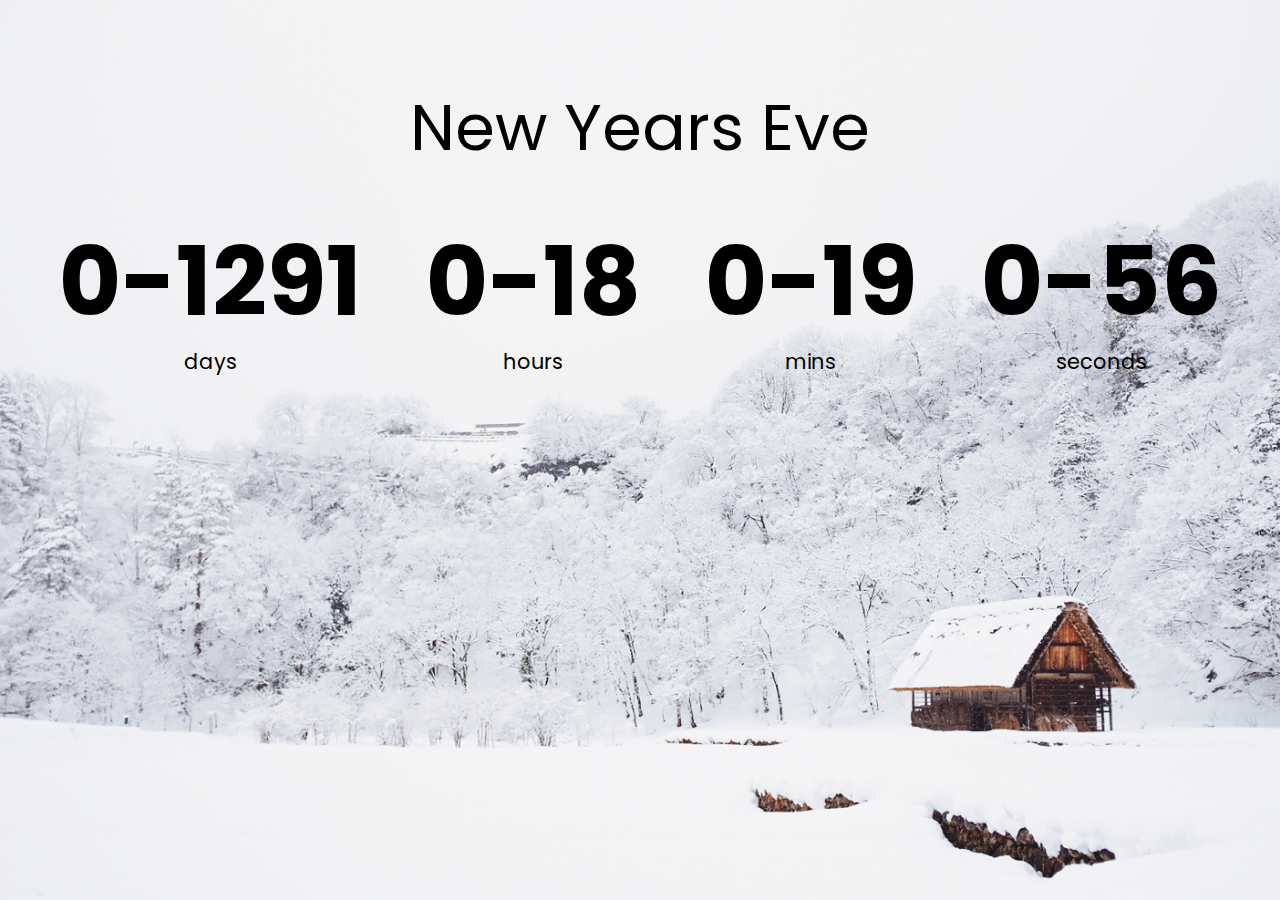
<file: countdown-timer/index.html>
<!DOCTYPE html>
<html lang="en">
<head>
    <meta charset="UTF-8">
    <meta http-equiv="X-UA-Compatible" content="IE=edge">
    <meta name="viewport" content="width=device-width, initial-scale=1.0">
    <title>Countdown Timer</title>
    <link rel="stylesheet" href="style.css">
</head>
<body>
    <h1>New Years Eve</h1>

    <div class="countdown-container">
        <div class="countdown-el days-c">
            <p class="big-text" id="days">0</p>
            <span>days</span>
        </div>
        <div class="countdown-el hours-c">
            <p class="big-text" id="hours">0</p>
            <span>hours</span>
        </div>
        <div class="countdown-el mins-c">
            <p class="big-text" id="mins">0</p>
            <span>mins</span>
        </div>
        <div class="countdown-el seconds-c">
            <p class="big-text" id="seconds">0</p>
            <span>seconds</span>
        </div>
    </div>
    <script src="script.js"></script>

</body>
</html>
</file>
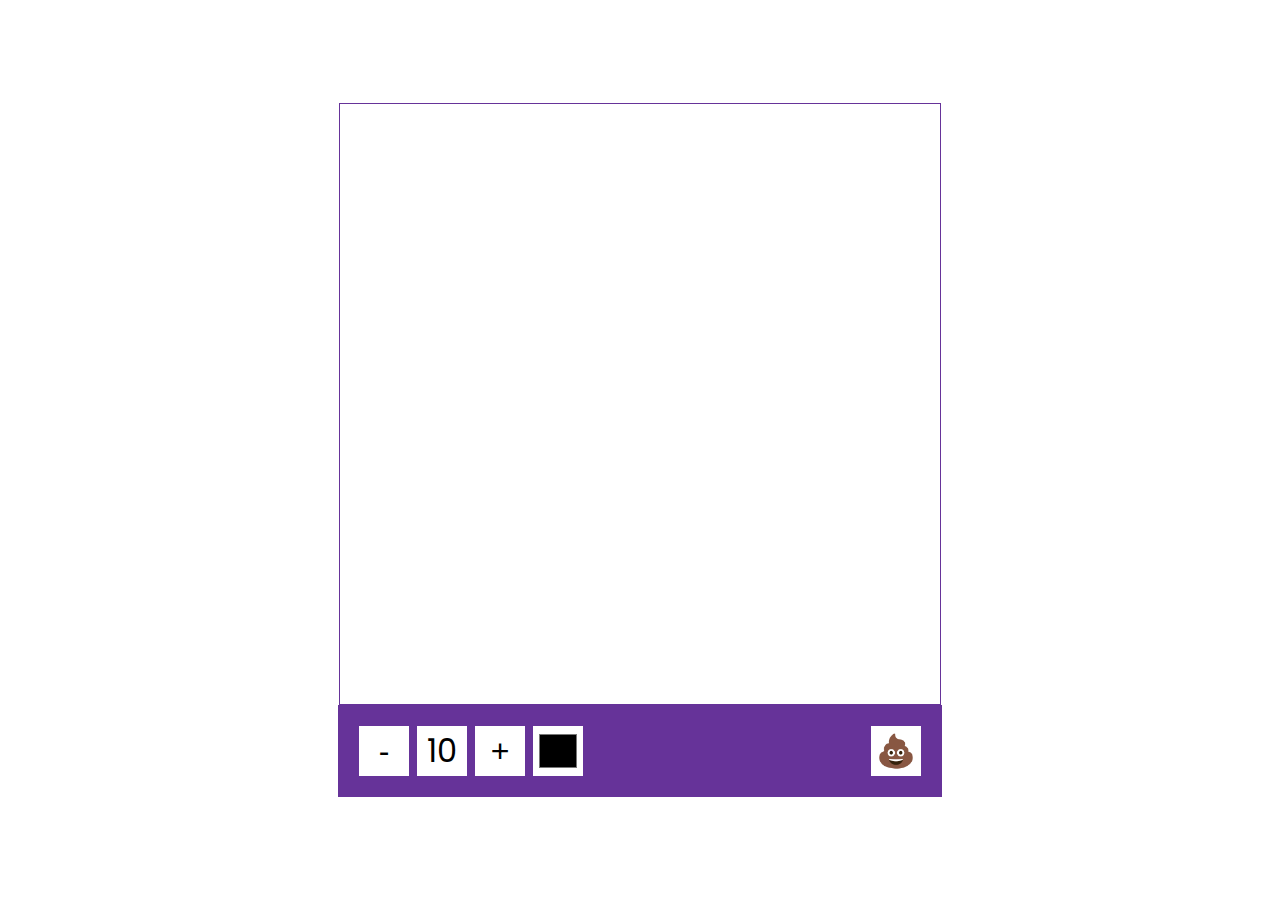
<file: drawing-app/index.html>
<!DOCTYPE html>
<html lang="en">
<head>
    <meta charset="UTF-8">
    <meta http-equiv="X-UA-Compatible" content="IE=edge">
    <meta name="viewport" content="width=device-width, initial-scale=1.0">
    <title>Drawing App</title>
    <link rel="stylesheet" href="style.css">
</head>
<body>
    <canvas id="canvas" width="600" height="600"></canvas>
    <div class="toolbox">
        <button id="decrease">-</button>
        <span id="size">10</span>
        <button id="increase">+</button>
        <input type="color" id="color">
        <button id="clear">💩</button>
    </div>
</body>
<script src="script.js" defer></script>

</html>
</file>
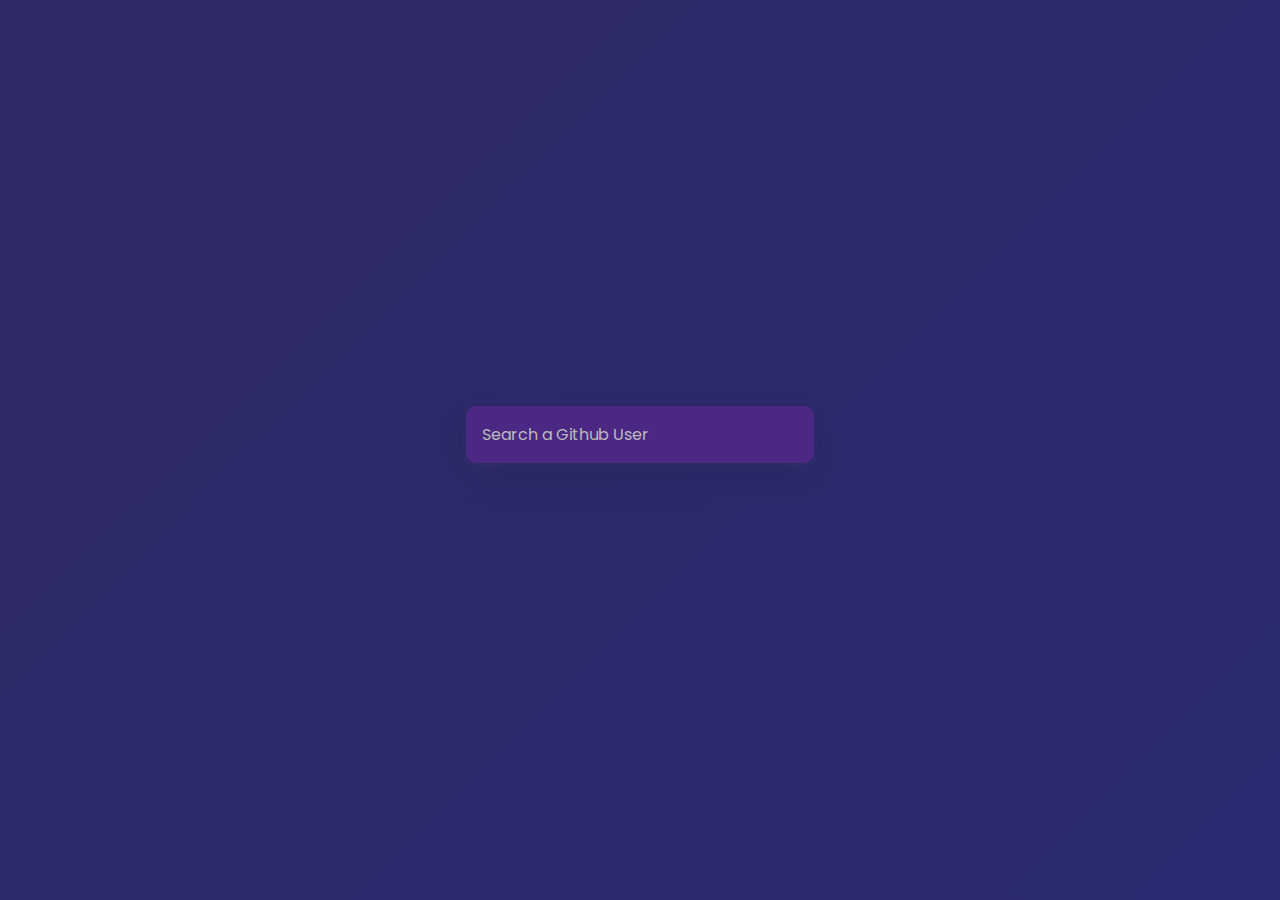
<file: github-profile/index.html>
<!DOCTYPE html>
<html lang="en">
<head>
    <meta charset="UTF-8">
    <meta http-equiv="X-UA-Compatible" content="IE=edge">
    <meta name="viewport" content="width=device-width, initial-scale=1.0">
    <title>Github Profiles</title>
    <link rel="stylesheet" href="style.css">
</head>
<body>
    <form action="" id="form">
        <input type="text" id="search" placeholder="Search a Github User">
    </form>
    <main id="main"></main>
</body>
<script src="script.js"></script>

</html>
</file>
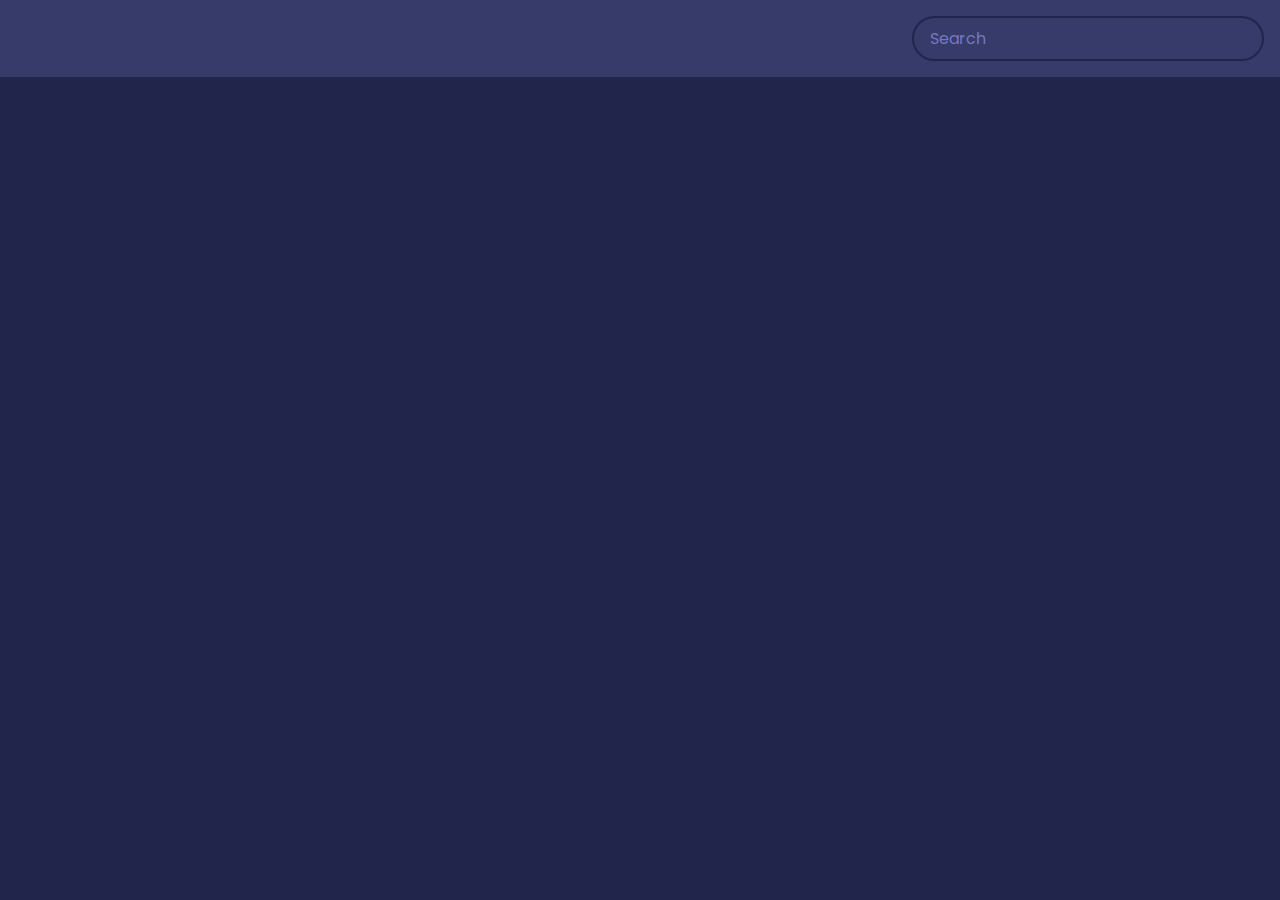
<file: movie-app/index.html>
<!DOCTYPE html>
<html lang="en">
<head>
    <meta charset="UTF-8">
    <meta http-equiv="X-UA-Compatible" content="IE=edge">
    <meta name="viewport" content="width=device-width, initial-scale=1.0">
    <title>Movie App</title>
    <link rel="stylesheet" href="style.css">
</head>
<body>
    <header>
        <form id="form">
            <input type="text" id="search" placeholder="Search" class="search">
        </form>
    </header>
    <main>

    </main>
</body>
<script src="script.js"></script>
</html>
</file>
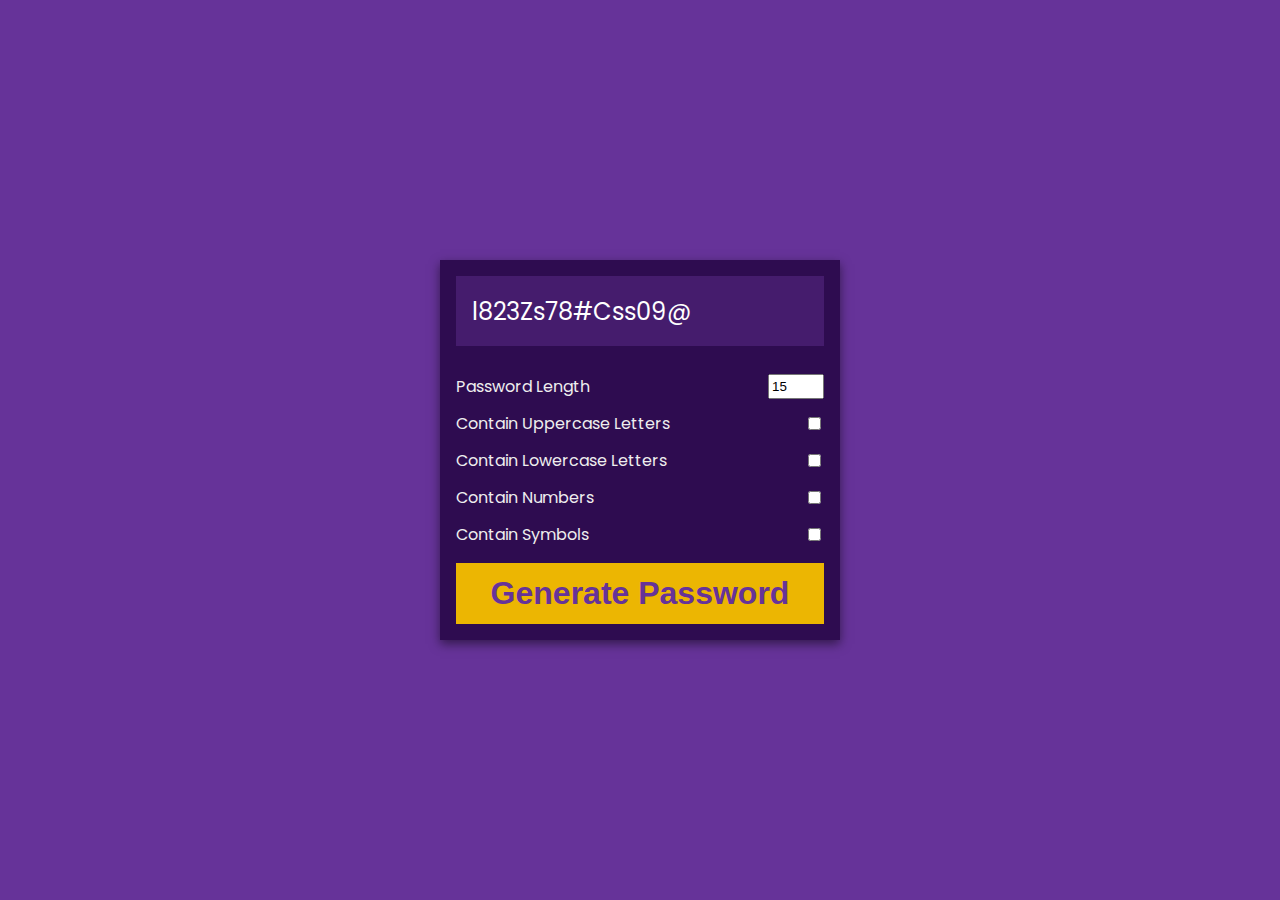
<file: password-generator/index.html>
<!DOCTYPE html>
<html lang="en">
    <head>
        <meta charset="UTF-8" />
        <meta name="viewport" content="width=device-width, initial-scale=1.0" />
        <title>Password Generator</title>
        <link rel="stylesheet" href="style.css" />
        <script src="script.js" defer></script>
    </head>
    <body>
        <div class="pw-container">
            <div class="pw-header">
                <div class="pw">
                    <span id="pw">l823Zs78#Css09@</span>
                    <button id="copy">Copy</button>
                </div>
            </div>
            <div class="pw-body">
                <div class="form-control">
                    <label for="len">Password Length</label>
                    <input id="len" value="15" type="number" min="2" max="30" />
                </div>
                <div class="form-control">
                    <label for="upper">Contain Uppercase Letters</label>
                    <input id="upper" type="checkbox" />
                </div>
                <div class="form-control">
                    <label for="lower">Contain Lowercase Letters</label>
                    <input id="lower" type="checkbox" />
                </div>
                <div class="form-control">
                    <label for="number">Contain Numbers</label>
                    <input id="number" type="checkbox" />
                </div>
                <div class="form-control">
                    <label for="symbol">Contain Symbols</label>
                    <input id="symbol" type="checkbox" />
                </div>
                <button class="generate" id="generate">
                    Generate Password
                </button>
            </div>
        </div>
    </body>
</html>
</file>
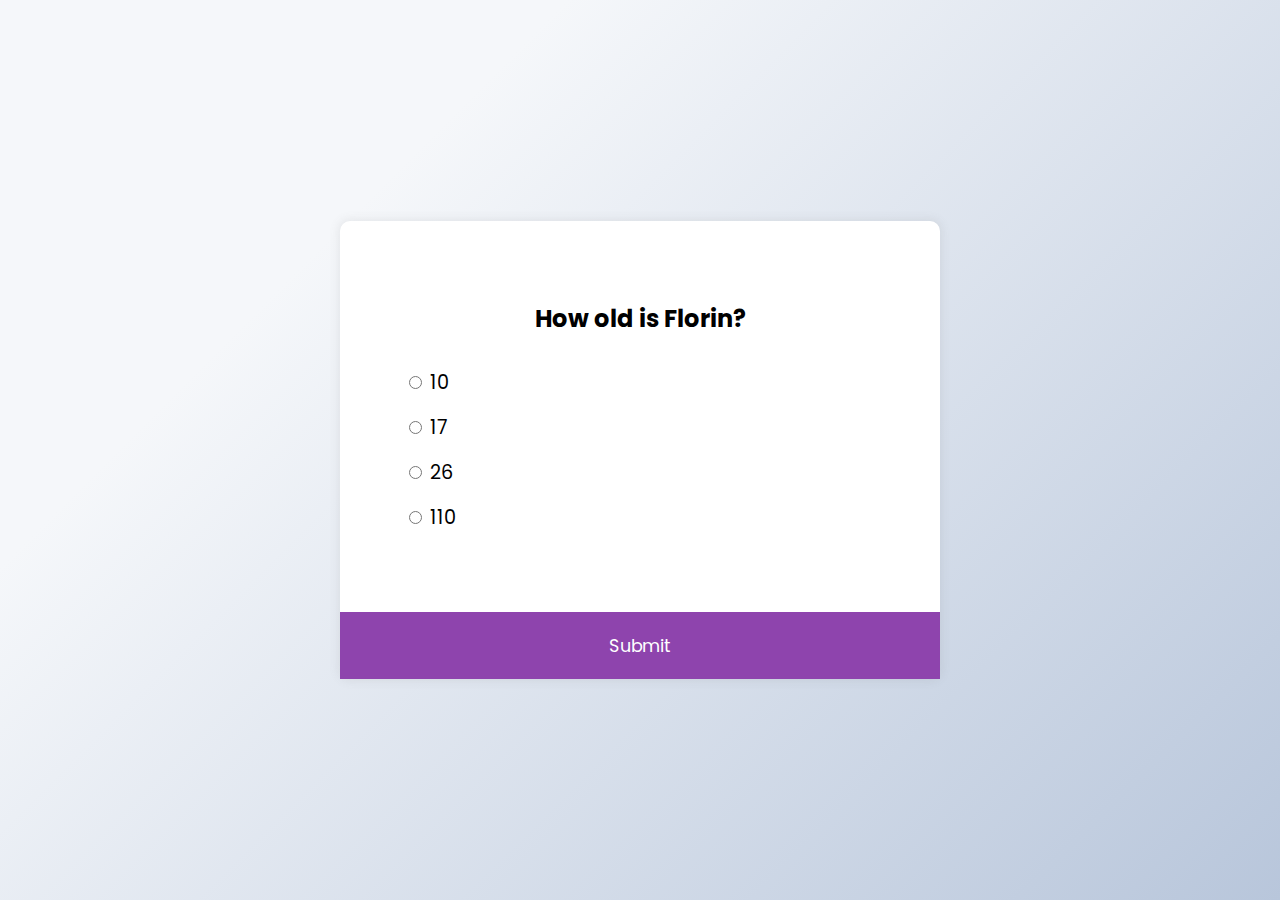
<file: quiz-app/index.html>
<!DOCTYPE html>
<html lang="en">
<head>
    <meta charset="UTF-8">
    <meta http-equiv="X-UA-Compatible" content="IE=edge">
    <meta name="viewport" content="width=device-width, initial-scale=1.0">
    <title>Document</title>
    <link rel="stylesheet" href="style.css">
</head>
<body>
    <div class="quiz-container" id="quiz">
        <div class="quiz-header">
            <h2 id="question">Question text</h2>
            <ul>
    
                <li>
                    <input type="radio" id="a" name="answer" class="answer">
                    <label for="a" id="a_text">Question</label>
                </li>
    
                <li>
                    <input type="radio" id="b" name="answer" class="answer">
                    <label for="b" id="b_text">Question</label>
                </li>
    
                <li>
                    <input type="radio" id="c" name="answer" class="answer">
                    <label for="c" id="c_text">Question</label>
                </li>
    
                <li>
                    <input type="radio" id="d" name="answer" class="answer">
                    <label for="d" id="d_text">Question</label>
                </li>
    
            </ul>
        </div>
        <button id="submit">Submit</button>
    </div>
    <script src="script.js"></script>

</body>
</html>
</file>
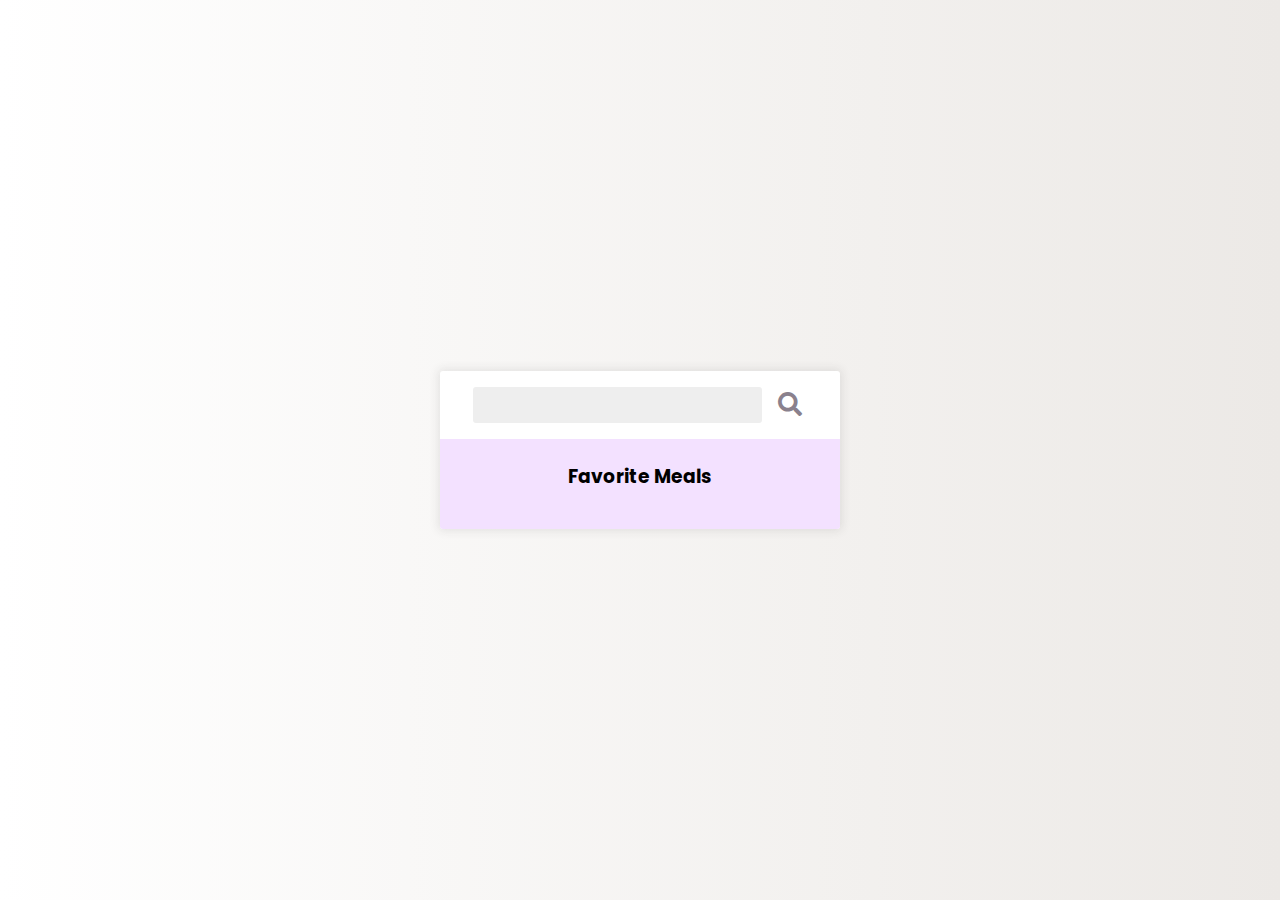
<file: recipe-app/index.html>
<!DOCTYPE html>
<html lang="en">
    <head>
        <meta charset="UTF-8" />
        <meta name="viewport" content="width=device-width, initial-scale=1.0" />
        <title>Recipes App</title>
        <link
            rel="stylesheet"
            href="https://cdnjs.cloudflare.com/ajax/libs/font-awesome/5.14.0/css/all.min.css"
        />
        <link rel="stylesheet" href="style.css" />
        <script src="script.js" defer></script>
    </head>
    <body>
        <div class="mobile-container">
            <header>
                <input type="text" id="search-term" />
                <button id="search"><i class="fas fa-search"></i></button>
            </header>
            <div class="fav-container">
                <h3>Favorite Meals</h3>
                <ul class="fav-meals" id="fav-meals"></ul>
            </div>
            <div class="meals" id="meals"></div>
        </div>

        <div class="popup-container hidden" id="meal-popup">
            <div class="popup">
                <button id="close-popup" class="close-popup">
                    <i class="fas fa-times"></i>
                </button>
                <div class="meal-info" id="meal-info"></div>
            </div>
        </div>
    </body>
</html>
</file>
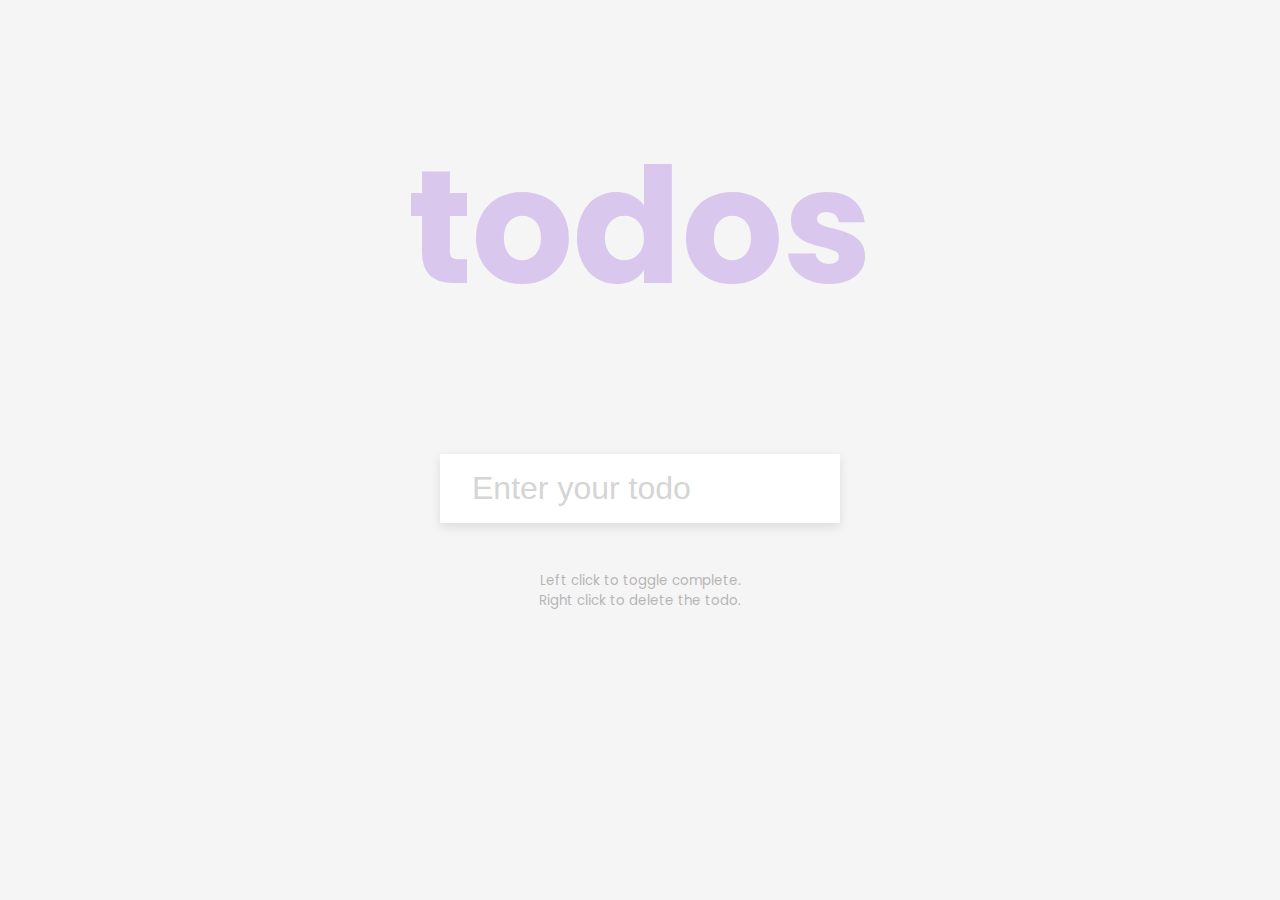
<file: todo-app/index.html>
<!DOCTYPE html>
<html lang="en">
<head>
    <meta charset="UTF-8">
    <meta http-equiv="X-UA-Compatible" content="IE=edge">
    <meta name="viewport" content="width=device-width, initial-scale=1.0">
    <title>Todo App</title>
    <link rel="stylesheet" href="style.css">
</head>
<body>
    <h1>todos</h1>
    <form action="" id="form">
        <input type="text" id="input" class="input" placeholder="Enter your todo" autocomplete="off">
        <ul class="todos" id="todos">
        </ul>
    </form>
    
    <small>Left click to toggle complete. <br />Right click to delete the
        todo.</small>
</body>
    <script src="script.js"></script>
</html>
</file>
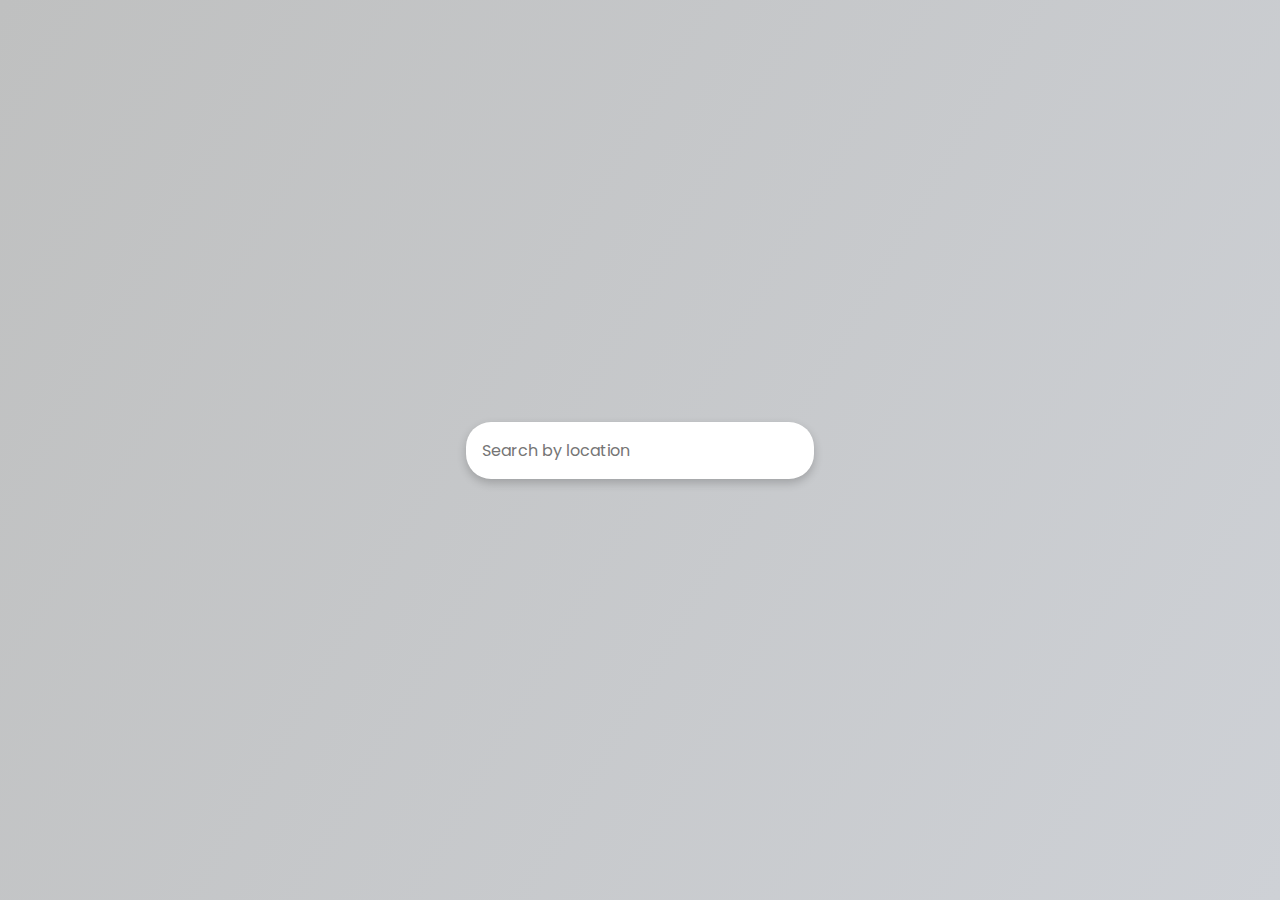
<file: weather-app/index.html>
<!DOCTYPE html>
<html lang="en">
    <head>
        <meta charset="UTF-8" />
        <meta name="viewport" content="width=device-width, initial-scale=1.0" />
        <title>Weather App</title>
        <link rel="stylesheet" href="style.css" />
        <script src="script.js" defer></script>
    </head>
    <body>
        <form id="form">
            <input
                type="text"
                id="search"
                placeholder="Search by location"
                autocomplete="off"
            />
        </form>
        <main id="main"></main>
    </body>
</html>
</file>
<file: countdown-timer/style.css>
@import url('https://fonts.googleapis.com/css2?family=Poppins:wght@200;400;600&display=swap');
*{
    box-sizing: border-box;
}
body{
    background-image: url("./snow.jpg");
    font-family: 'Poppins', sans-serif;
    margin: 0;
    min-height: 100vh;
    background-size: cover;
    background-position: center center;
    display: flex;
    flex-direction: column;
    /* justify-content:  center; */
    align-items: center;
}

h1{
    font-weight: normal;
    font-size: 4rem;
    margin-top: 5rem;
}

.countdown-container{
    display: flex;
    flex-wrap: wrap;
    justify-content:center;
}

.big-text{
    font-weight: bold;
    font-size: 6rem;
    line-height: 1;
    margin: 1rem 2rem;
}

.countdown-el{
    text-align: center;
}

.countdown-el span{
    font-size: 1.3rem;
}
</file>
<file: drawing-app/style.css>
@import url('https://fonts.googleapis.com/css2?family=Poppins:wght@200;400;600&display=swap');
*{
    box-sizing: border-box;
}
body{
    background-color: #fff;
    display: flex;
    flex-direction: column;
    align-items: center;
    justify-content: center;
    font-family: 'Poppins', sans-serif;
    margin: 0;
    min-height: 100vh;
}

canvas{
    border: 1px solid rebeccapurple;
}

.toolbox{
    background-color: rebeccapurple;
    border: 1px solid rebeccapurple;
    width: 604px;
    padding: 1rem;
    display: flex;
}

.toolbox > *{
    background-color: #fff;
    border: none;
    display: inline-flex;
    align-items: center;
    justify-content: center;
    border: none;
    font-size: 2rem;
    padding: 0.25rem;
    margin: 0.25rem;
    width: 50px;
    height: 50px;
}

.toolbox >*:last-child{
    margin-left: auto;
}
</file>
<file: github-profile/style.css>
@import url("https://fonts.googleapis.com/css2?family=Poppins:wght@200;400;600&display=swap");

* {
    box-sizing: border-box;
}

body {
    background-color: #2a2a72;
    background-image: linear-gradient(315deg, #2a2a72 0%, #2e2a68 74%);
    display: flex;
    flex-direction: column;
    align-items: center;
    justify-content: center;
    font-family: "Poppins", sans-serif;
    margin: 0;
    min-height: 100vh;
}

input {
    background-color: #4c2885;
    border-radius: 10px;
    border: none;
    box-shadow: 0 5px 10px rgba(154, 160, 185, 0.05),
        0 15px 40px rgba(0, 0, 0, 0.1);
    color: white;
    font-family: inherit;
    font-size: 1rem;
    padding: 1rem;
    margin-bottom: 2rem;
}

input::placeholder {
    color: #bbb;
}

input:focus {
    outline: none;
}

.card {
    background-color: #4c2885;
    background-image: linear-gradient(315deg, #4c2885 0%, #4c11ac 100%);
    border-radius: 20px;
    box-shadow: 0 5px 10px rgba(154, 160, 185, 0.05),
        0 15px 40px rgba(0, 0, 0, 0.1);
    display: flex;
    padding: 3rem;
    max-width: 800px;
}

.avatar {
    border: 10px solid #2a2a72;
    border-radius: 50%;
    height: 150px;
    width: 150px;
}

.user-info {
    color: #eee;
    margin-left: 2rem;
}

.user-info h2 {
    margin-top: 0;
}

.user-info ul {
    display: flex;
    justify-content: space-between;
    list-style-type: none;
    padding: 0;
    max-width: 400px;
}

.user-info ul li {
    display: flex;
    align-items: center;
}

.user-info ul li strong {
    font-size: 0.9rem;
    margin-left: 0.5rem;
}

.repo {
    background-color: #2a2a72;
    border-radius: 5px;
    display: inline-block;
    color: white;
    font-size: 0.7rem;
    padding: 0.25rem 0.5rem;
    margin-right: 0.5rem;
    margin-bottom: 0.5rem;
    text-decoration: none;
}
</file>
<file: movie-app/style.css>
@import url('https://fonts.googleapis.com/css2?family=Poppins:wght@200;400;600&display=swap');
*{
    box-sizing: border-box;
}
body{
    background-color: #22254b;
    font-family: 'Poppins', sans-serif;
    margin: 0;
}

header{
    background-color: #373b69;
    display: flex;
    justify-content: flex-end;
    padding: 1rem;
}

.search {
    background-color: transparent;
    border: 2px solid #22254b;
    border-radius: 50px;
    color: #fff;
    font-family: inherit;
    font-size: 1rem;
    padding: 0.5rem 1rem;
}

.search::placeholder{
    color: #7378c5;
}

.search:focus{
    background-color: #22254b;
    outline: none;
}

main{
    display: flex;
    flex-wrap: wrap;
    justify-content: center;
}

.movie{
    background-color: #373b69;
    border-radius: 3px;
    box-shadow: 0 4px 5px rgba(0, 0, 0, 0.2);
    overflow: hidden;
    margin: 1rem;
    width: 300px;
    position: relative;
}

.movie img{
    width: 100%;
}

.movie-info{
    color: #eee;
    display: flex;
    justify-content:space-between;
    align-items: center;
    padding: 0.5rem 1rem 1rem;
    letter-spacing: 0.5px;
}

.movie-info h3{
    margin: 0;
}

.movie-info span{
    background-color: #22254b;
    border-radius: 3px;
    font-weight:  bold;
    padding: 0.25rem 0.5rem;
}

.movie-info span.green {
    color: rgb(39, 189, 39);
}

.movie-info span.orange {
    color: orange;
}

.movie-info span.red {
    color: rgb(189, 35, 35);
}

.overview{
    background-color: #fff;
    padding: 2rem;
    position: absolute;
    max-height: 100%;
    overflow: auto;
    left: 0;
    bottom: 0;
    right: 0;
    transform: translateY(100%);
    transition:  transform 0.3s ease-in;
}

.overview h4{
    margin-top: 0;
}

.movie:hover .overview{
    transform: translateY(0)
}
</file>
<file: password-generator/style.css>
@import url('https://fonts.googleapis.com/css2?family=Poppins:wght@200;400;600&display=swap');
*{
    box-sizing: border-box;
}
body{
    background-color: rebeccapurple;
    color: #fff;
    display: flex;
    align-items: center;
    justify-content: center;
    font-family: 'Poppins', sans-serif;
    margin: 0;
    min-height: 100vh;
}

.pw-container{
    background-color: rgb(46, 12, 80);
    box-shadow: 0 4px 10px rgba(0, 0, 0, 0.5);
    min-width: 400px;
}

.pw-header{
    padding: 1rem;
}

.pw{
    background-color: rgb(69, 28, 109);
    display: flex;
    font-size: 1.5rem;
    align-items: center;
    height: 70px;
    width: 100%;
    position: relative;
    padding: 1rem;
    overflow: auto;
}

.pw button{
    background-color: #fff;
    border: none;
    color: rgb(29, 2, 56);
    cursor: pointer;
    padding: 0.25rem;
    font-weight:  bold;
    font-family: inherit;
    position: absolute;
    top: 0;
    right: 0;
    transform: translate(0, 20%);
    transition: opacity 0.2s ease, transform 0.2s ease;
    opacity: 0;
}

.pw:hover button{
    opacity: 1;
    transform: translate(0, 0%);

}

.pw-body{
    padding: 0 1rem 1rem;

}

.form-control{
    color: #eee;
    display: flex;
    justify-content: space-between;
    margin: 0.75rem 0;
}

.generate{
    background-color: #ecb602;
    border: none;
    color: rebeccapurple;
    cursor: pointer;
    display: block;
    font-weight: bold;
    font-size: 2rem;
    padding: 0.75rem;
    width: 100%;
    margin-top: 1rem;
}
</file>
<file: quiz-app/style.css>
@import url('https://fonts.googleapis.com/css2?family=Poppins:wght@200;400;600&display=swap');
*{
    box-sizing: border-box;
}
body{
    background-color: #b8c6db;
    background-image: linear-gradient(315deg, #b8c6db 0%, #f5f7fa 74%);
    font-family: 'Poppins', sans-serif;
    display: flex;
    align-items: center;
    justify-content: center;
    margin: 0;
    min-height: 100vh;
}

.quiz-container {
    background-color: #fff;
    border-radius: 10px;
    box-shadow:  0 0 10px 2px rgba(100, 100, 100,0.1);
    width: 600px;
    max-width: 100%;
}

.quiz-header {
    padding: 4rem;
}

h2{
    text-align: center;
    padding: 1rem;
    margin: 0;
}


ul{
    list-style: none;
    padding: 0;
}

ul li{
    font-size: 1.2rem;
    margin: 1rem 0;
}

ul li label{
    cursor: pointer;   
}

button{
    background-color: #8e44ad;
    border: none;
    display: block;
    color: #fff;
    font-family: inherit;
    width: 100%;
    font-size: 1.1rem;
    padding: 1.3rem;
    cursor: pointer;
}

button:hover {
    background-color: #732d91;
}

button:focus{
    background-color: #5e3370;
    outline: none;
}
</file>
<file: recipe-app/style.css>
@import url("https://fonts.googleapis.com/css2?family=Poppins:wght@200;400;600&display=swap");

* {
    box-sizing: border-box;
}

body {
    background: #ece9e6;
    background: -webkit-linear-gradient(to right, #ffffff, #ece9e6);
    background: linear-gradient(to right, #ffffff, #ece9e6);
    display: flex;
    align-items: center;
    justify-content: center;
    font-family: "Poppins", sans-serif;
    margin: 0;
    min-height: 100vh;
}

img {
    max-width: 100%;
}

.mobile-container {
    background-color: #fff;
    box-shadow: 0 0 10px 2px #3333331a;
    border-radius: 3px;
    overflow: hidden;
    width: 400px;
}

header {
    display: flex;
    align-items: center;
    justify-content: center;
    padding: 1rem;
}

header input {
    background-color: #eee;
    border: none;
    border-radius: 3px;
    font-family: inherit;
    padding: 0.5rem 1rem;
}

header button {
    background-color: transparent;
    border: none;
    color: rgb(138, 129, 141);
    font-size: 1.5rem;
    margin-left: 10px;
}

.fav-container {
    background-color: rgb(243, 225, 255);
    padding: 0.25rem 1rem;
    text-align: center;
}

.fav-meals {
    display: flex;
    flex-wrap: wrap;
    justify-content: center;
    list-style-type: none;
    padding: 0;
}

.fav-meals li {
    cursor: pointer;
    position: relative;
    margin: 5px;
    width: 75px;
}

.fav-meals li .clear {
    background-color: transparent;
    border: none;
    cursor: pointer;
    opacity: 0;
    position: absolute;
    top: -0.5rem;
    right: -0.5rem;
    font-size: 1.2rem;
}

.fav-meals li:hover .clear {
    opacity: 1;
}

.fav-meals li img {
    border: 2px solid #ffffff;
    border-radius: 50%;
    box-shadow: 0 0 10px 2px #3333331a;
    object-fit: cover;
    height: 70px;
    width: 70px;
}

.fav-meals li span {
    display: inline-block;
    font-size: 0.9rem;
    white-space: nowrap;
    overflow: hidden;
    text-overflow: ellipsis;
    width: 75px;
}

.meal {
    border-radius: 3px;
    box-shadow: 0 0 10px 2px #3333331a;
    cursor: pointer;
    margin: 1.5rem;
    overflow: hidden;
}

.meal-header {
    position: relative;
}

.meal-header .random {
    position: absolute;
    top: 1rem;
    background-color: #fff;
    padding: 0.25rem 1rem;
    border-top-right-radius: 3px;
    border-bottom-right-radius: 3px;
}

.meal-header img {
    object-fit: cover;
    height: 250px;
    width: 100%;
}

.meal-body {
    display: flex;
    align-items: center;
    justify-content: space-between;
    padding: 1rem;
}

.meal-body h4 {
    margin: 0;
}

.meal-body .fav-btn {
    border: none;
    background-color: transparent;
    color: rgb(197, 188, 188);
    cursor: pointer;
    font-size: 1.2rem;
}

.meal-body .fav-btn.active {
    color: rebeccapurple;
}

.popup-container {
    background-color: rgba(0, 0, 0, 0.5);
    display: flex;
    align-items: center;
    justify-content: center;
    position: fixed;
    left: 0;
    right: 0;
    top: 0;
    bottom: 0;
}

.popup-container.hidden {
    opacity: 0;
    pointer-events: none;
}

.popup {
    background-color: #fff;
    border-radius: 5px;
    padding: 0 2rem;
    position: relative;
    overflow: auto;
    max-height: 100vh;
    max-width: 600px;
    width: 100%;
}

.popup .close-popup {
    background-color: transparent;
    border: none;
    cursor: pointer;
    font-size: 1.5rem;
    position: absolute;
    top: 1rem;
    right: 1rem;
}

.meal-info h1 {
    text-align: center;
}
</file>
<file: todo-app/style.css>
@import url("https://fonts.googleapis.com/css2?family=Poppins:wght@200;400;600&display=swap");

* {
    box-sizing: border-box;
}

body {
    background-color: #f5f5f5;
    color: #444;
    display: flex;
    align-items: center;
    flex-direction: column;
    font-family: "Poppins", sans-serif;
    margin: 0;
    min-height: 100vh;
}

h1 {
    color: rgb(179, 131, 226);
    font-size: 10rem;
    text-align: center;
    opacity: 0.4;
}

form {
    box-shadow: 0 4px 10px rgba(0, 0, 0, 0.1);
    max-width: 100%;
    width: 400px;
}

.input {
    border: none;
    color: #444;
    font-size: 2rem;
    padding: 1rem 2rem;
    display: block;
    width: 100%;
}

.input::placeholder {
    color: #d5d5d5;
}

.todos {
    background-color: #fff;
    padding: 0;
    margin: 0;
    list-style-type: none;
}

.todos li {
    border-top: 1px solid #e5e5e5;
    cursor: pointer;
    font-size: 1.5rem;
    padding: 1rem 2rem;
}

.todos li.completed {
    color: #b6b6b6;
    text-decoration: line-through;
}

small {
    color: #b5b5b5;
    margin-top: 3rem;
    text-align: center;
}
</file>
<file: weather-app/style.css>
@import url("https://fonts.googleapis.com/css2?family=Poppins:wght@200;400;600&display=swap");

* {
    box-sizing: border-box;
}

body {
    background: linear-gradient(300deg, #ced1d6, #bfc0c0);
    font-family: "Poppins", sans-serif;
    display: flex;
    flex-direction: column;
    align-items: center;
    justify-content: center;
    margin: 0;
    min-height: 100vh;
}

input {
    background-color: #fff;
    border: none;
    border-radius: 25px;
    box-shadow: 0 4px 10px rgba(0, 0, 0, 0.2);
    font-family: inherit;
    font-size: 1rem;
    padding: 1rem;
    min-width: 300px;
}

input:focus {
    outline: none;
}

.weather {
    font-size: 2rem;
    text-align: center;
}

.weather h2 {
    display: flex;
    align-items: center;
    margin-bottom: 0;
}
</file>
